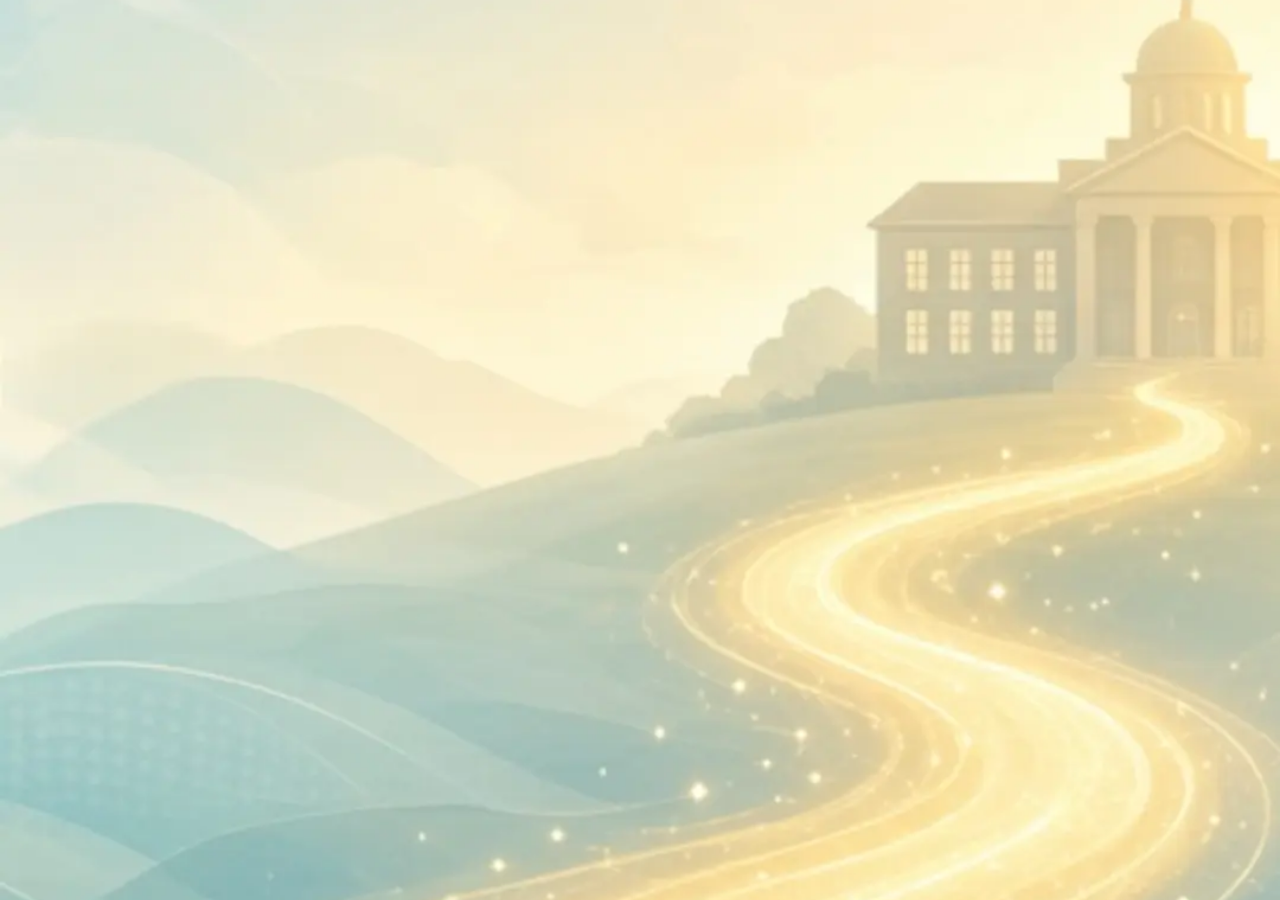
<file: ht/amoz danesh/index.html>
<!DOCTYPE html>
<html lang="fa" dir="rtl">
<head>
  <meta charset="UTF-8">
  <meta name="viewport" content="width=device-width, initial-scale=1.0, maximum-scale=1.0, user-scalable=no, viewport-fit=cover">
  <meta name="theme-color" content="#0d47a1">
  <title>آموزیار</title>
  <link rel="stylesheet" href="style.css">
</head>
<body>

<div id="screen-loading" class="screen active"></div>

<div id="screen-login" class="screen">
  <div class="header"><h1>آموزیار</h1><p class="subtitle">ورود / ثبت‌نام</p></div>
  <div class="card">
    <label>شماره موبایل</label>
    <input type="tel" id="phone" placeholder="09xxxxxxxxx" maxlength="11" inputmode="numeric">
    <div class="error" id="error-phone"></div>
    <button class="btn" id="btn-phone" onclick="goLogin()">ادامه</button>
  </div>
</div>

<div id="screen-password" class="screen">
  <div class="header"><h1>ورود به حساب</h1><p class="subtitle" id="phone-show"></p></div>
  <div class="card">
    <label>رمز عبور</label>
    <input type="password" id="password-input" placeholder="رمز عبور">
    <div class="error" id="error-password"></div>
    <button class="btn" id="btn-password" onclick="doLogin()">تأیید و ورود</button>
  </div>
  <a href="#" class="back-link" onclick="showScreen('login')">تغییر شماره</a>
</div>

<div id="screen-verify" class="screen">
  <div class="header"><h1>تأیید شماره</h1><p class="subtitle">کد ۴ رقمی به شماره شما ارسال شد</p></div>
  <div class="card">
    <div class="code-display" id="code-display">----</div>
    <p class="code-hint">این کد تا پایان ثبت‌نام معتبر است</p>
    <label>کد تأیید</label>
    <input type="tel" id="code-input" placeholder="••••" maxlength="4" inputmode="numeric" autocomplete="off"
           onpaste="return false" oncopy="return false" oncut="return false" oncontextmenu="return false">
    <div class="error" id="error-code"></div>
    <button class="btn" onclick="verifyCode()">تأیید کد</button>
  </div>
  <a href="#" class="back-link" onclick="showScreen('login')">بازگشت</a>
</div>

<div id="screen-profile" class="screen">
  <div class="header"><h1>ساخت پروفایل</h1><p class="subtitle">اطلاعات خود را وارد کنید</p></div>
  <div class="card">
    <div class="avatar-section">
      <div class="avatar" id="avatar-preview" onclick="document.getElementById('file-input').click()"><span>انتخاب عکس</span></div>
      <input type="file" id="file-input" accept="image/*" onchange="previewAvatar(event)">
    </div>
    <label>نام و نام خانوادگی</label>
    <input type="text" id="name-input" placeholder="نام کامل">
    <label>رمز عبور</label>
    <input type="password" id="pass1" placeholder="حداقل ۶ کاراکتر">
    <label>تکرار رمز عبور</label>
    <input type="password" id="pass2" placeholder="تکرار رمز">
    <div class="error" id="error-profile"></div>
    <button class="btn" onclick="saveProfile()">ادامه</button>
  </div>
</div>

<div id="screen-school" class="screen">
  <div class="header"><h1>اطلاعات مدرسه</h1><p class="subtitle">اطلاعات خود را وارد کنید</p></div>
  <div class="card">
    <label class="checkbox-row" style="cursor:pointer;">
      <input type="checkbox" id="is-manager" onchange="toggleManager()">
      <span>من مدیر مدرسه هستم</span>
    </label>
    <div class="manager-box" id="manager-box">
      <label>رمز مدیر</label>
      <input type="password" id="manager-pass" placeholder="رمز مدیر">
    </div>
    <div id="school-fields">
      <label>استان</label>
      <input type="text" id="province" placeholder="مثال: تهران">
      <label>نام مدرسه</label>
      <input type="text" id="school" placeholder="نام مدرسه">
      <label>پایه / کلاس</label>
      <input type="text" id="grade" placeholder="مثال: دهم ریاضی">
    </div>
    <label class="checkbox-row" style="cursor:pointer;">
      <input type="checkbox" id="is-teacher" onchange="toggleTeacher()">
      <span>من معلم هستم</span>
    </label>
    <div class="teacher-box" id="teacher-box">
      <label>رمز معلم</label>
      <input type="password" id="teacher-pass" placeholder="رمز معلم">
    </div>
    <label class="checkbox-row" style="cursor:pointer;">
      <input type="checkbox" id="is-vice" onchange="toggleVice()">
      <span>من معاون هستم</span>
    </label>
    <div class="teacher-box" id="vice-box" style="display:none;">
      <label>رمز معاون</label>
      <input type="password" id="vice-pass" placeholder="رمز معاون">
    </div>
    <div class="error" id="error-school"></div>
    <button class="btn" id="btn-finish" onclick="finishRegister()">تأیید و ورود</button>
  </div>
</div>

<script src="api.js"></script>
<script src="script.js"></script>
</body>
</html>
</file>
<file: ht/amoz danesh/style.css>
* {
  margin: 0;
  padding: 0;
  box-sizing: border-box;
  -webkit-tap-highlight-color: transparent;
}

body {
  font-family: Tahoma, Arial, sans-serif;
  background: #f5f7fa;
  min-height: 100vh;
  min-height: 100dvh;
  overflow-x: hidden;
  touch-action: manipulation;
}

.screen {
  display: none;
  min-height: 100vh;
  min-height: 100dvh;
  flex-direction: column;
  align-items: center;
  padding: 30px 20px;
}

.screen.active { display: flex; }

#screen-loading {
  position: fixed;
  inset: 0;
  width: 100vw;
  height: 100vh;
  height: 100dvh;
  min-height: -webkit-fill-available;
  padding: 0;
  margin: 0;
  background-color: #0d47a1;
  background-image: url('300.webp');
  background-size: cover;
  background-position: center center;
  background-repeat: no-repeat;
  -webkit-background-size: cover;
  z-index: 9999;
  overflow: hidden;
}

.header {
  text-align: center;
  margin-bottom: 24px;
}

.header h1 {
  font-size: 22px;
  color: #1a73e8;
}

.subtitle {
  color: #666;
  font-size: 13px;
  margin-top: 6px;
}

.card {
  background: white;
  width: 100%;
  max-width: 380px;
  border-radius: 20px;
  padding: 28px 22px;
  box-shadow: 0 10px 40px rgba(0,0,0,0.07);
}

label {
  display: block;
  font-size: 14px;
  color: #333;
  margin-bottom: 6px;
  margin-top: 14px;
  font-weight: bold;
}

label:first-of-type { margin-top: 0; }

input[type="tel"],
input[type="text"],
input[type="password"] {
  width: 100%;
  padding: 13px 15px;
  border: 2px solid #e0e0e0;
  border-radius: 12px;
  font-size: 15px;
  outline: none;
  transition: border 0.25s;
}

input:focus { border-color: #1a73e8; }

input[type="tel"] {
  text-align: center;
  direction: ltr;
  letter-spacing: 1px;
}

#code-input {
  font-size: 22px;
  letter-spacing: 10px;
  text-align: center;
  direction: ltr;
  user-select: none;
  -webkit-user-select: none;
  -webkit-touch-callout: none;
  caret-color: #1a73e8;
}

.code-display {
  background: #e3f2fd;
  color: #0d47a1;
  padding: 14px;
  border-radius: 12px;
  text-align: center;
  font-size: 20px;
  font-weight: bold;
  letter-spacing: 8px;
  margin-bottom: 8px;
  direction: ltr;
  user-select: none;
  -webkit-user-select: none;
  -webkit-touch-callout: none;
}

.code-hint {
  text-align: center;
  font-size: 12px;
  color: #888;
  margin-bottom: 16px;
}

.btn {
  width: 100%;
  padding: 15px;
  background: linear-gradient(135deg, #1a73e8, #0d47a1);
  color: white;
  border: none;
  border-radius: 12px;
  font-size: 16px;
  font-weight: bold;
  margin-top: 22px;
  cursor: pointer;
}

.btn:active { opacity: 0.9; }
.btn:disabled { opacity: 0.6; cursor: wait; }

.error {
  color: #e53935;
  font-size: 13px;
  margin-top: 10px;
  text-align: center;
  display: none;
}

.back-link {
  margin-top: 20px;
  color: #1a73e8;
  font-size: 14px;
  text-decoration: none;
}

.avatar-section {
  display: flex;
  justify-content: center;
  margin-bottom: 10px;
}

.avatar {
  width: 110px;
  height: 110px;
  border-radius: 50%;
  background: #e3f2fd;
  border: 3px dashed #1a73e8;
  display: flex;
  align-items: center;
  justify-content: center;
  font-size: 40px;
  cursor: pointer;
  overflow: hidden;
  background-size: cover;
  background-position: center;
  position: relative;
}

.avatar span {
  font-size: 12px;
  color: #1a73e8;
  position: absolute;
  bottom: 8px;
  background: rgba(255,255,255,0.85);
  padding: 2px 8px;
  border-radius: 10px;
}

#file-input { display: none; }

.checkbox-row {
  display: flex;
  align-items: center;
  gap: 10px;
  margin-top: 18px;
  padding: 12px;
  background: #f0f7ff;
  border-radius: 12px;
}

.checkbox-row input { width: 20px; height: 20px; }
.checkbox-row label { margin: 0; font-weight: normal; }

.manager-box {
  display: none;
  margin-top: 12px;
  padding: 14px;
  background: #fff3e0;
  border-radius: 12px;
  border: 1px solid #ffb74d;
}
.manager-box label { color: #e65100; margin-top: 0; }

.teacher-box {
  display: none;
  margin-top: 12px;
  padding: 14px;
  background: #e8f5e9;
  border-radius: 12px;
  border: 1px solid #81c784;
}
.teacher-box label { color: #2e7d32; margin-top: 0; }

#screen-main,
#screen-manager,
#screen-creator {
  padding: 0;
  align-items: stretch;
}

.topbar {
  background: linear-gradient(135deg, #1a73e8, #0d47a1);
  color: white;
  padding: 18px 20px;
  display: flex;
  align-items: center;
  gap: 14px;
}

.manager-topbar { background: linear-gradient(135deg, #e65100, #bf360c); }
.creator-topbar { background: linear-gradient(135deg, #6a1b9a, #4a148c); }

.avatar-small {
  width: 52px;
  height: 52px;
  border-radius: 50%;
  background: white;
  background-size: cover;
  background-position: center;
  display: flex;
  align-items: center;
  justify-content: center;
  font-size: 20px;
  font-weight: bold;
  color: #1a73e8;
  flex-shrink: 0;
}

.manager-topbar .avatar-small { color: #e65100; }
.creator-topbar .avatar-small { color: #6a1b9a; }

.user-info h2 { font-size: 17px; }
.user-info p { font-size: 12px; opacity: 0.9; }

.badge {
  background: rgba(255,255,255,0.25);
  padding: 3px 10px;
  border-radius: 20px;
  font-size: 11px;
  margin-top: 4px;
  display: inline-block;
}

.content {
  padding: 18px;
  padding-bottom: 90px;
  width: 100%;
  max-width: 480px;
  margin: 0 auto;
}

.content .card h3 { font-size: 16px; color: #1a73e8; margin-bottom: 8px; }
.manager-topbar + .content .card h3 { color: #e65100; }
.creator-topbar + .content .card h3 { color: #6a1b9a; }

.content .card p { font-size: 14px; color: #555; line-height: 1.6; }

.menu {
  display: grid;
  grid-template-columns: 1fr 1fr;
  gap: 12px;
  margin-top: 12px;
}

.menu-item {
  background: white;
  border-radius: 16px;
  padding: 18px 10px;
  text-align: center;
  box-shadow: 0 4px 15px rgba(0,0,0,0.05);
}

.menu-item span { font-size: 14px; color: #333; font-weight: bold; }

.stats { display: flex; gap: 10px; margin-bottom: 14px; }

.stat-box {
  flex: 1;
  background: white;
  border-radius: 14px;
  padding: 14px 8px;
  text-align: center;
  box-shadow: 0 4px 15px rgba(0,0,0,0.05);
}

.stat-box .num { font-size: 22px; font-weight: bold; color: #e65100; }
.creator-topbar + .content .stat-box .num { color: #6a1b9a; }
.stat-box .label { font-size: 12px; color: #777; margin-top: 3px; }

.user-row {
  padding: 10px 0;
  border-bottom: 1px solid #eee;
  display: flex;
  justify-content: space-between;
  font-size: 13px;
  gap: 8px;
}
.user-row:last-child { border-bottom: none; }
.user-row strong { color: #333; }
.user-row span { color: #666; direction: ltr; }

.logout-box { margin-top: 25px; text-align: center; }

.btn-logout {
  background: #ffebee;
  color: #c62828;
  border: none;
  padding: 12px 30px;
  border-radius: 12px;
  font-size: 14px;
  cursor: pointer;
}

.bottom-nav {
  position: fixed;
  bottom: 0; left: 0; right: 0;
  background: white;
  display: flex;
  justify-content: space-around;
  padding: 14px 0;
  box-shadow: 0 -4px 20px rgba(0,0,0,0.08);
}

.nav-item { text-align: center; font-size: 13px; color: #666; font-weight: bold; }
.nav-item.active { color: #1a73e8; }
</file>
<file: ht/amoz danesh/amoz.css>
* { margin:0; padding:0; box-sizing:border-box; -webkit-tap-highlight-color:transparent; }
body {
  font-family: Tahoma, Arial, sans-serif;
  background: #f5f7fa;
  min-height: 100vh; min-height: 100dvh;
  overflow-x: hidden;
}
.screen {
  display: none;
  min-height: 100vh; min-height: 100dvh;
  flex-direction: column;
  padding: 0;
}
.screen.active { display: flex; }

/* ===== TOPBAR ===== */
.topbar {
  background: linear-gradient(135deg, #1a73e8, #0d47a1);
  color: white;
  padding: 16px 20px;
  display: flex;
  align-items: center;
  gap: 14px;
  width: 100%;
}
.avatar-small {
  width: 52px; height: 52px;
  border-radius: 50%;
  background: white;
  background-size: cover;
  background-position: center;
  display: flex; align-items: center; justify-content: center;
  font-size: 20px; font-weight: bold; color: #1a73e8;
  flex-shrink: 0; cursor: pointer;
}
.user-info h2 { font-size: 17px; }
.user-info p { font-size: 12px; opacity: .9; margin-top: 2px; }

/* ===== CONTENT ===== */
.content {
  padding: 18px;
  padding-bottom: 100px;
  width: 100%;
  max-width: 480px;
  margin: 0 auto;
  flex: 1;
}
.content .card h3 { font-size: 16px; color: #1a73e8; margin-bottom: 8px; }
.empty-state {
  text-align: center;
  padding: 40px 20px;
  color: #999; font-size: 14px;
}

/* ===== CARD ===== */
.card {
  background: white;
  width: 100%;
  border-radius: 20px;
  padding: 24px 20px;
  box-shadow: 0 10px 40px rgba(0,0,0,.07);
}
label {
  display: block;
  font-size: 14px; color: #333;
  margin-bottom: 6px; margin-top: 14px;
  font-weight: bold;
}
label:first-of-type { margin-top: 0; }
input[type="tel"],
input[type="text"],
input[type="password"] {
  width: 100%;
  padding: 13px 15px;
  border: 2px solid #e0e0e0;
  border-radius: 12px;
  font-size: 15px;
  outline: none;
  transition: border .25s;
  font-family: inherit;
}
input:focus { border-color: #1a73e8; }
input[type="tel"] { text-align: center; direction: ltr; letter-spacing: 1px; }
input:disabled { background: #f5f5f5; color: #888; }

/* ===== BTN ===== */
.btn {
  width: 100%;
  padding: 15px;
  background: linear-gradient(135deg, #1a73e8, #0d47a1);
  color: white;
  border: none;
  border-radius: 12px;
  font-size: 16px;
  font-weight: bold;
  margin-top: 14px;
  cursor: pointer;
  font-family: inherit;
}
.btn:active { opacity: .9; }
.btn:disabled { opacity: .6; cursor: wait; }

.error {
  color: #e53935;
  font-size: 13px;
  margin-top: 10px;
  text-align: center;
  display: none;
}

/* ===== MENU ===== */
.menu {
  display: grid;
  grid-template-columns: 1fr 1fr;
  gap: 12px;
  margin-top: 6px;
}
.menu-item {
  background: white;
  border: none;
  border-radius: 16px;
  padding: 18px 10px;
  text-align: center;
  box-shadow: 0 4px 15px rgba(0,0,0,.05);
  cursor: pointer;
  font-family: inherit;
  width: 100%;
}
.menu-item span { font-size: 14px; color: #333; font-weight: bold; }
.menu-item:active { background: #f0f7ff; }

/* ===== BOTTOM NAV ===== */
.bottom-nav {
  position: fixed;
  bottom: 0; left: 0; right: 0;
  background: white;
  display: flex;
  justify-content: space-around;
  padding: 14px 0;
  box-shadow: 0 -4px 20px rgba(0,0,0,.08);
  z-index: 100;
}
.nav-item {
  text-align: center;
  font-size: 13px;
  color: #666;
  font-weight: bold;
  cursor: pointer;
  padding: 4px 12px;
}
.nav-item.active { color: #1a73e8; }

/* ===== LOGOUT ===== */
.logout-box { margin-top: 25px; text-align: center; }
.btn-logout {
  background: #ffebee;
  color: #c62828;
  border: none;
  padding: 12px 30px;
  border-radius: 12px;
  font-size: 14px;
  cursor: pointer;
  font-family: inherit;
}

/* ===== PANEL HEADER ===== */
.panel-header {
  background: #fff;
  padding: 16px 20px;
  display: flex;
  align-items: center;
  gap: 12px;
  box-shadow: 0 2px 10px rgba(0,0,0,.05);
  position: sticky;
  top: 0;
  z-index: 10;
  width: 100%;
}
.panel-header .back-btn {
  font-size: 22px;
  color: #1a73e8;
  cursor: pointer;
  background: none;
  border: none;
  padding: 0 8px;
  font-family: inherit;
}
.panel-header h2 { font-size: 17px; color: #333; }

/* ===== TICK ===== */
.tick {
  display: inline-flex;
  align-items: center;
  justify-content: center;
  width: 15px; height: 15px;
  border-radius: 50%;
  font-size: 10px;
  color: #fff;
  font-weight: bold;
  margin-right: 4px;
  vertical-align: middle;
}
.tick-black { background: #000; }
.tick-blue { background: #2196f3; }
.tick-green { background: #4caf50; }
.tick-red { background: #f44336; }

.tick-big {
  display: inline-flex;
  align-items: center;
  justify-content: center;
  width: 20px; height: 20px;
  border-radius: 50%;
  font-size: 12px;
  color: #fff;
  margin-right: 6px;
  vertical-align: middle;
}
.tick-big.black { background: #000; }
.tick-big.blue { background: #2196f3; }
.tick-big.green { background: #4caf50; }
.tick-big.red { background: #f44336; }

/* ===== LIST ITEM ===== */
.list-item {
  background: #fff;
  padding: 14px;
  margin-bottom: 8px;
  border-radius: 12px;
  display: flex;
  align-items: center;
  gap: 12px;
  cursor: pointer;
  box-shadow: 0 2px 8px rgba(0,0,0,.04);
}
.list-item:active { background: #f5f7fa; }
.list-item .avatar-mini {
  width: 42px; height: 42px;
  border-radius: 50%;
  background: #e3f2fd;
  background-size: cover;
  background-position: center;
  display: flex;
  align-items: center;
  justify-content: center;
  font-weight: bold;
  color: #1a73e8;
  flex-shrink: 0;
}
.list-item .info { flex: 1; }
.list-item .info strong { display: block; color: #333; font-size: 14px; }
.list-item .info small { color: #999; font-size: 12px; direction: ltr; display: block; }

/* ===== SETTINGS ===== */
.settings-profile {
  display: flex;
  flex-direction: column;
  align-items: center;
  padding: 40px 20px 20px;
  width: 100%;
}
.settings-profile .big-avatar {
  width: 120px; height: 120px;
  border-radius: 50%;
  background: #e3f2fd;
  background-size: cover;
  background-position: center;
  display: flex;
  align-items: center;
  justify-content: center;
  font-size: 44px;
  font-weight: bold;
  color: #1a73e8;
  cursor: pointer;
  border: 3px solid #fff;
  box-shadow: 0 6px 20px rgba(0,0,0,.1);
  margin-bottom: 14px;
}
.settings-profile h2 { color: #333; font-size: 20px; margin-bottom: 4px; }

.settings-actions {
  padding: 0 20px 100px;
  display: flex;
  flex-direction: column;
  gap: 10px;
  width: 100%;
  max-width: 480px;
  margin: 0 auto;
}
.settings-btn {
  background: #fff;
  border: none;
  padding: 16px;
  border-radius: 14px;
  font-size: 15px;
  color: #333;
  text-align: right;
  cursor: pointer;
  box-shadow: 0 2px 10px rgba(0,0,0,.05);
  font-weight: bold;
  font-family: inherit;
}

/* ===== CHAT ===== */
.chat-container {
  display: flex;
  flex-direction: column;
  height: 100vh; height: 100dvh;
  background: #f5f7fa;
  width: 100%;
}
.chat-header {
  background: linear-gradient(135deg, #1a73e8, #0d47a1);
  color: #fff;
  padding: 12px 16px;
  display: flex;
  align-items: center;
  gap: 12px;
  flex-shrink: 0;
}
.chat-header .back-btn {
  color: #fff;
  background: none;
  border: none;
  font-size: 22px;
  padding: 0 6px;
  cursor: pointer;
  font-family: inherit;
}
.chat-header .chat-avatar {
  width: 42px; height: 42px;
  border-radius: 50%;
  background: #fff;
  background-size: cover;
  background-position: center;
  display: flex;
  align-items: center;
  justify-content: center;
  color: #1a73e8;
  font-weight: bold;
  flex-shrink: 0;
}
.chat-header h3 { font-size: 15px; }
.chat-header small { font-size: 11px; opacity: .85; display: block; }

.chat-messages {
  flex: 1;
  overflow-y: auto;
  padding: 15px;
  display: flex;
  flex-direction: column;
  gap: 8px;
}
.chat-msg {
  max-width: 78%;
  padding: 9px 12px;
  border-radius: 14px;
  font-size: 14px;
  line-height: 1.5;
  word-wrap: break-word;
}
.chat-msg.mine {
  align-self: flex-start;
  background: #1a73e8;
  color: #fff;
  border-bottom-right-radius: 4px;
}
.chat-msg.theirs {
  align-self: flex-end;
  background: #fff;
  color: #333;
  border-bottom-left-radius: 4px;
  box-shadow: 0 2px 6px rgba(0,0,0,.05);
}
.chat-msg img, .chat-msg video {
  max-width: 100%;
  border-radius: 8px;
  margin-top: 4px;
  display: block;
}
.chat-msg audio { max-width: 100%; margin-top: 4px; }
.chat-msg .file-link {
  display: flex;
  align-items: center;
  gap: 6px;
  text-decoration: none;
  color: inherit;
  margin-top: 4px;
}
.chat-msg small {
  font-size: 10px;
  opacity: .7;
  display: block;
  margin-top: 3px;
}
.chat-msg.deleted {
  opacity: .4;
  font-style: italic;
}

.chat-input-bar {
  background: #fff;
  padding: 8px 10px;
  display: flex;
  gap: 6px;
  align-items: center;
  box-shadow: 0 -2px 10px rgba(0,0,0,.05);
  flex-shrink: 0;
}
.chat-input-bar input {
  flex: 1;
  padding: 10px 14px;
  border: 1.5px solid #e0e0e0;
  border-radius: 22px;
  font-size: 14px;
  outline: none;
  font-family: inherit;
}
.chat-input-bar input:focus { border-color: #1a73e8; }
.chat-input-bar button {
  background: #1a73e8;
  color: #fff;
  border: none;
  border-radius: 50%;
  width: 42px; height: 42px;
  font-size: 18px;
  cursor: pointer;
  flex-shrink: 0;
  font-family: inherit;
}
.chat-input-bar .attach-btn {
  background: #f0f7ff;
  color: #1a73e8;
  font-size: 20px;
}

/* ===== ATTENDANCE ===== */
.attend-row {
  display: flex;
  align-items: center;
  justify-content: space-between;
  padding: 10px 12px;
  background: #fff;
  margin-bottom: 6px;
  border-radius: 10px;
  box-shadow: 0 2px 6px rgba(0,0,0,.04);
}
.attend-row span { font-size: 14px; color: #333; flex: 1; }
.attend-btn {
  width: 38px; height: 38px;
  border-radius: 50%;
  border: 2px solid #ccc;
  background: #fff;
  font-size: 15px;
  font-weight: bold;
  cursor: pointer;
  color: #666;
  font-family: inherit;
}
.attend-btn.present { background: #4caf50; border-color: #4caf50; color: #fff; }
.attend-btn.absent { background: #f44336; border-color: #f44336; color: #fff; }

.submit-green {
  background: linear-gradient(135deg, #4caf50, #2e7d32) !important;
  margin-top: 14px !important;
}

/* ===== BELL TABS ===== */
.bell-tabs {
  display: flex;
  gap: 6px;
  margin-bottom: 14px;
  overflow-x: auto;
  padding-bottom: 4px;
}
.bell-tab {
  padding: 10px 16px;
  background: #fff;
  border: 2px solid #e0e0e0;
  border-radius: 10px;
  font-size: 13px;
  font-weight: bold;
  cursor: pointer;
  white-space: nowrap;
  color: #666;
  font-family: inherit;
}
.bell-tab.active { background: #1a73e8; border-color: #1a73e8; color: #fff; }
.bell-tab.approved::after { content: ' ✓'; color: #4caf50; }
.bell-tab.active.approved::after { color: #fff; }

/* ===== TOGGLES ===== */
.toggle-row {
  display: flex;
  align-items: center;
  justify-content: space-between;
  padding: 12px;
  background: #f0f7ff;
  border-radius: 10px;
  margin-top: 8px;
}
.toggle-row label {
  margin: 0;
  color: #1a73e8;
  font-size: 14px;
}
.toggle-row input[type="checkbox"] {
  width: 22px; height: 22px;
  cursor: pointer;
}

/* ===== HOME CARD ===== */
.home-card {
  background: #fff;
  padding: 24px;
  border-radius: 16px;
  box-shadow: 0 4px 15px rgba(0,0,0,.05);
  margin-top: 12px;
}
</file>
